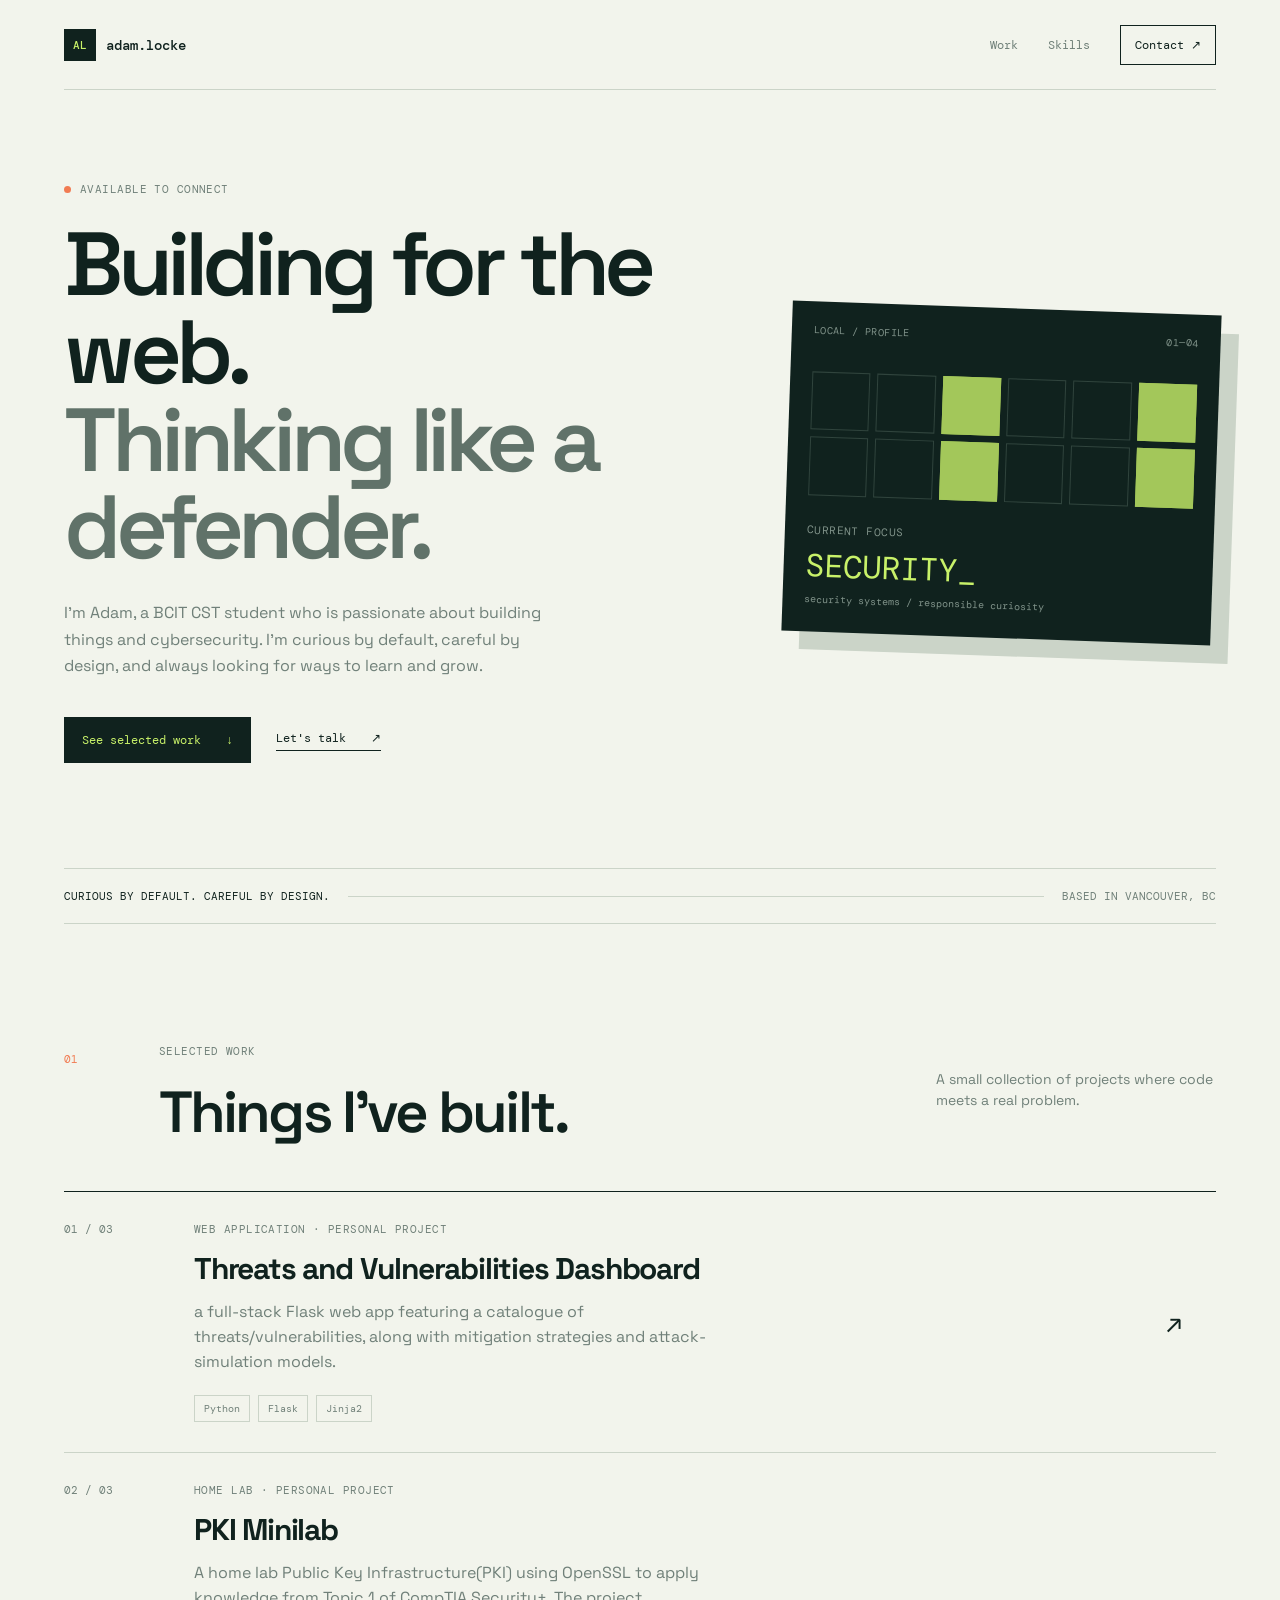
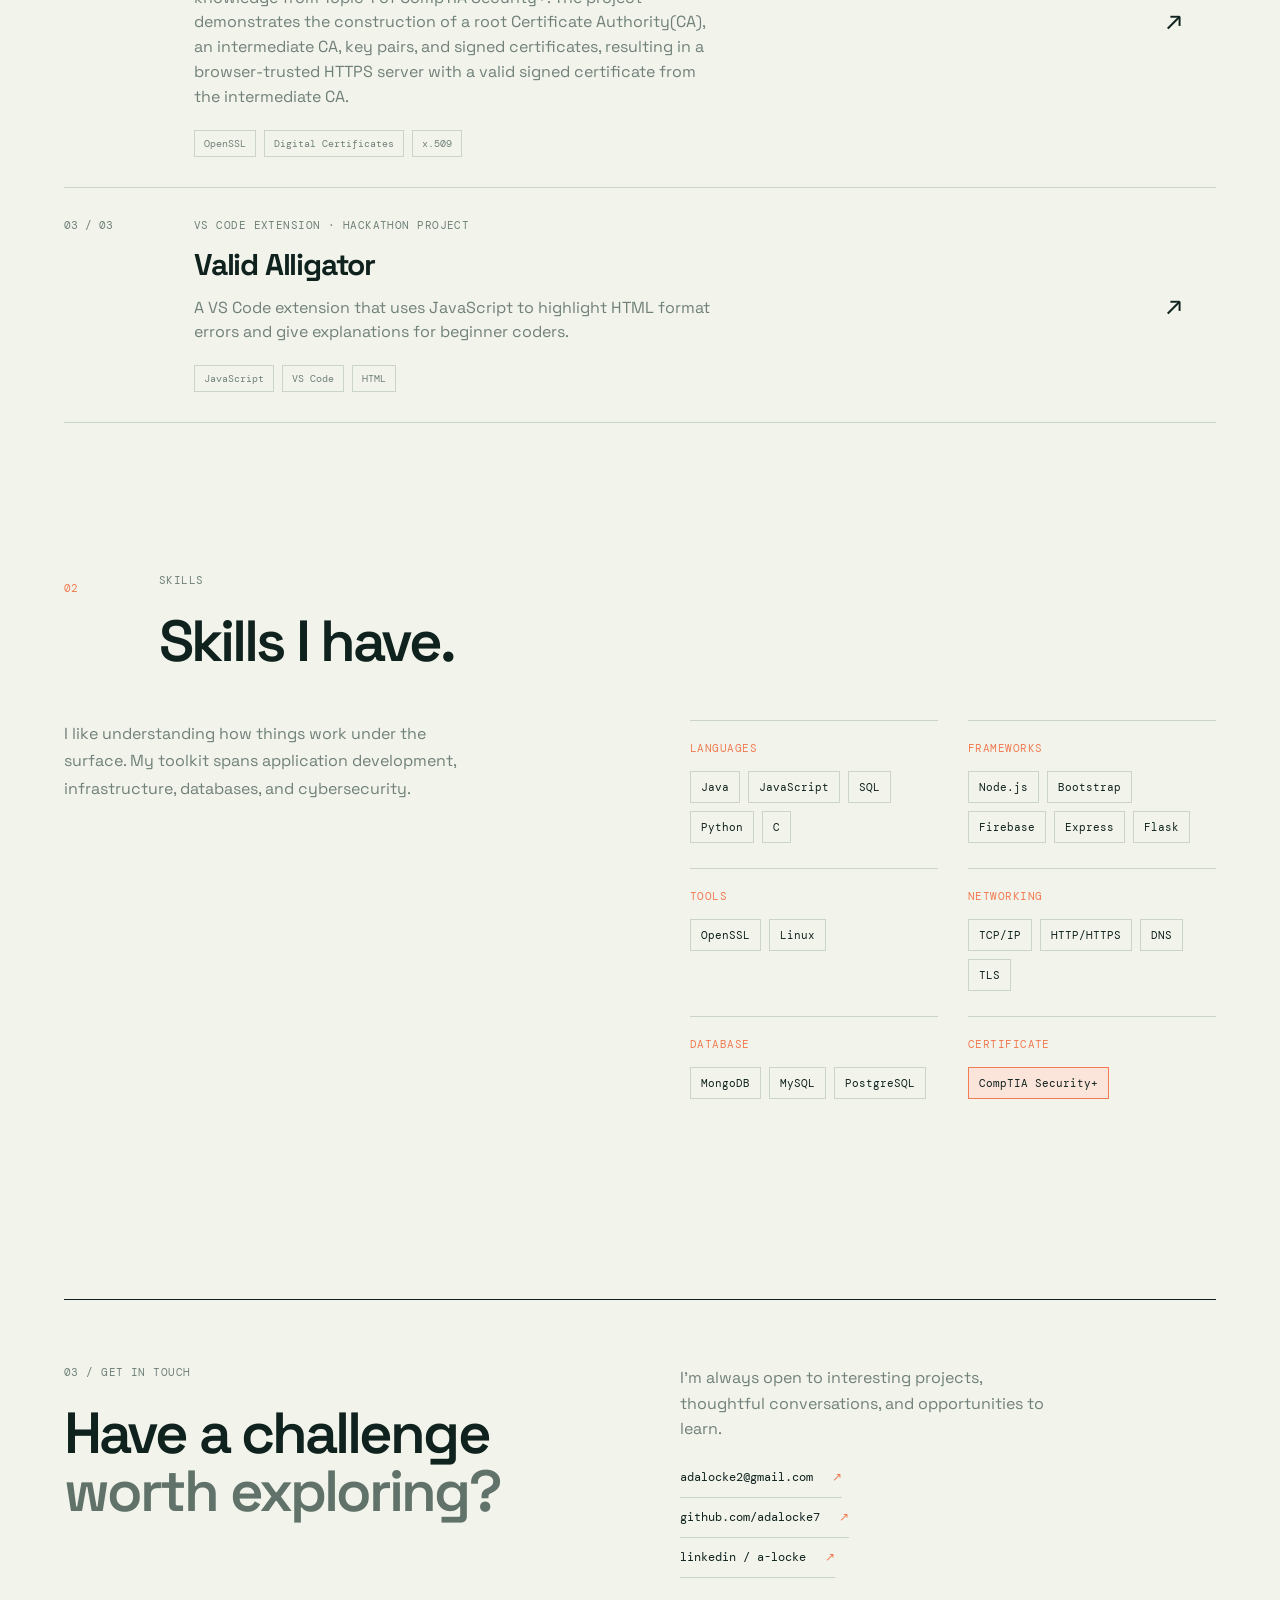
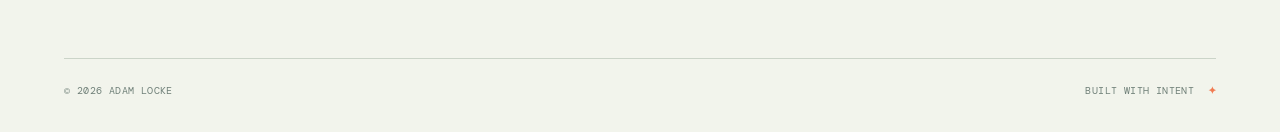
<file: index.html>
<!DOCTYPE html>
<html lang="en">

<head>
    <meta charset="UTF-8">
    <meta name="viewport" content="width=device-width, initial-scale=1.0">
    <link rel="stylesheet" href="portfolio.css">
    <meta name="description" content="Adam Locke's portfolio: web development with a cybersecurity focus.">
    <title>Adam Locke | Developer Portfolio</title>
</head>

<body>
    <div class="page-shell">
        <header class="site-header">
            <a class="brand" href="#top" aria-label="Adam Locke home"><span
                    class="brand-mark">AL</span><span>adam.locke</span></a>
            <nav aria-label="Main navigation"><a href="#work">Work</a><a href="#skills">Skills</a><a class="nav-contact"
                    href="#contact">Contact <span aria-hidden="true">↗</span></a></nav>
        </header>
        <main id="top">
            <section class="hero reveal">
                <div class="hero-copy">
                    <p class="eyebrow"><span class="status-dot"></span> Available to connect</p>
                    <h1>Building for the web.<br><em>Thinking like a defender.</em></h1>
                    <p class="hero-intro">I'm Adam, a BCIT CST student who is passionate about building things and cybersecurity. 
                        I'm curious by default, careful by design, and always looking for ways to learn and grow.
                    </p>
                    <div class="hero-actions"><a class="button button-primary" href="#work">See selected work
                            <span>↓</span></a><a class="text-link" href="#contact">Let's talk <span>↗</span></a></div>
                </div>
                <div class="signal-panel" aria-label="System status decoration">
                    <div class="panel-top"><span>LOCAL / PROFILE</span><span>01—04</span></div>
                    <div class="signal-grid">
                        <span></span><span></span><span></span><span></span><span></span><span></span><span></span><span></span><span></span><span></span><span></span><span></span>
                    </div>
                    <div class="panel-readout"><span class="readout-label">CURRENT FOCUS</span><strong>SECURITY<span
                                class="cursor">_</span></strong><span class="readout-line">security systems / responsible
                            curiosity</span></div>
                </div>
            </section>
            <section class="intro-strip reveal">
                <p>Curious by default. Careful by design.</p><span class="strip-line"></span>
                <p class="muted">Based in Vancouver, BC</p>
            </section>
            <section class="content-section" id="work">
                <div class="section-heading reveal">
                    <p class="section-number">01</p>
                    <div>
                        <p class="eyebrow">Selected work</p>
                        <h2>Things I've built.</h2>
                    </div>
                    <p class="heading-note">A small collection of projects where code meets a real problem.</p>
                </div>
                <div class="project-list">
                    <article class="project-card reveal">
                        <div class="project-index">01 / 03</div>
                        <div class="project-body">
                            <p class="project-type">Web application · Personal Project</p>
                            <h3>Threats and Vulnerabilities Dashboard</h3>
                            <p>a full-stack Flask web app featuring a catalogue of threats/vulnerabilities, along with mitigation strategies and attack-simulation models.</p>
                            <div class="tag-row"><span>Python</span><span>Flask</span><span>Jinja2</span>
                            </div>
                        </div><a class="project-link" href="https://github.com/adalocke7/Threats-and-Vulnerabilites-Dashboard"
                            target="_blank" rel="noopener noreferrer" aria-label="View Threats and Vulnerabilities Dashboard on GitHub">↗</a>
                    </article>
                    <article class="project-card reveal">
                        <div class="project-index">02 / 03</div>
                        <div class="project-body">
                            <p class="project-type">Home lab · Personal Project</p>
                            <h3>PKI Minilab</h3>
                            <p>A home lab Public Key Infrastructure(PKI) using OpenSSL to apply knowledge from Topic 1 of CompTIA Security+. The project demonstrates the construction of a root Certificate Authority(CA), an intermediate CA, key pairs, and signed certificates, resulting in a browser-trusted HTTPS server with a valid signed certificate from the intermediate CA.</p>
                            <div class="tag-row"><span>OpenSSL</span><span>Digital Certificates</span><span>x.509</span></div>
                        </div><a class="project-link" href="https://github.com/adalocke7/pki-mini-lab"
                            target="_blank" rel="noopener noreferrer" aria-label="View PKI mini lab on GitHub">↗</a>
                    </article>
                    <article class="project-card reveal">
                        <div class="project-index">03 / 03</div>
                        <div class="project-body">
                            <p class="project-type">VS code Extension · Hackathon Project</p>
                            <h3>Valid Alligator</h3>
                            <p>A VS Code extension that uses JavaScript to highlight HTML format errors and give explanations for beginner coders.</p>
                            <div class="tag-row"><span>JavaScript</span><span>VS Code</span><span>HTML</span></div>
                        </div><a class="project-link" href="https://marketplace.visualstudio.com/publishers/validalligator"
                            target="_blank" rel="noopener noreferrer" aria-label="View Valid Alligator on GitHub">↗</a>
                    </article>
                </div>
            </section>
            <section class="content-section skills-section" id="skills">
                <div class="section-heading reveal">
                    <p class="section-number">02</p>
                    <div>
                        <p class="eyebrow">Skills</p>
                        <h2>Skills I have.</h2>
                    </div>
                </div>
                <div class="skills-layout">
                    <p class="skills-note reveal">I like understanding how things work under the surface. My toolkit
                        spans application development, infrastructure, databases, and cybersecurity.</p>
                    <div class="skill-groups reveal">
                        <div class="skill-group"><h3>Languages</h3><div class="skill-tags"><span>Java</span><span>JavaScript</span><span>SQL</span><span>Python</span><span>C</span></div></div>
                        <div class="skill-group"><h3>Frameworks</h3><div class="skill-tags"><span>Node.js</span><span>Bootstrap</span><span>Firebase</span><span>Express</span><span>Flask</span></div></div>
                        <div class="skill-group"><h3>Tools</h3><div class="skill-tags"><span>OpenSSL</span><span>Linux</span></div></div>
                        <div class="skill-group"><h3>Networking</h3><div class="skill-tags"><span>TCP/IP</span><span>HTTP/HTTPS</span><span>DNS</span><span>TLS</span></div></div>
                        <div class="skill-group"><h3>Database</h3><div class="skill-tags"><span>MongoDB</span><span>MySQL</span><span>PostgreSQL</span></div></div>
                        <div class="skill-group certificate-group"><h3>Certificate</h3><div class="skill-tags"><span>CompTIA Security+</span></div></div>
                    </div>
                </div>
            </section>
            <section class="contact-section reveal" id="contact">
                <div>
                    <p class="eyebrow">03 / Get in touch</p>
                    <h2>Have a challenge<br><em>worth exploring?</em></h2>
                </div>
                <div class="contact-details">
                    <p>I'm always open to interesting projects, thoughtful conversations, and opportunities to learn.
                    </p><a href="mailto:adalocke2@gmail.com">adalocke2@gmail.com <span>↗</span></a><a
                        href="https://github.com/adalocke7" target="_blank"
                        rel="noopener noreferrer">github.com/adalocke7 <span>↗</span></a><a
                        href="https://www.linkedin.com/in/a-locke/" target="_blank" rel="noopener noreferrer">linkedin /
                        a-locke <span>↗</span></a>
                </div>
            </section>
        </main>
        <footer><span>© 2026 Adam Locke</span><span>Built with intent <b>✦</b></span></footer>
    </div>
    <script src="portfolio.js"></script>
</body>

</html>
</file>
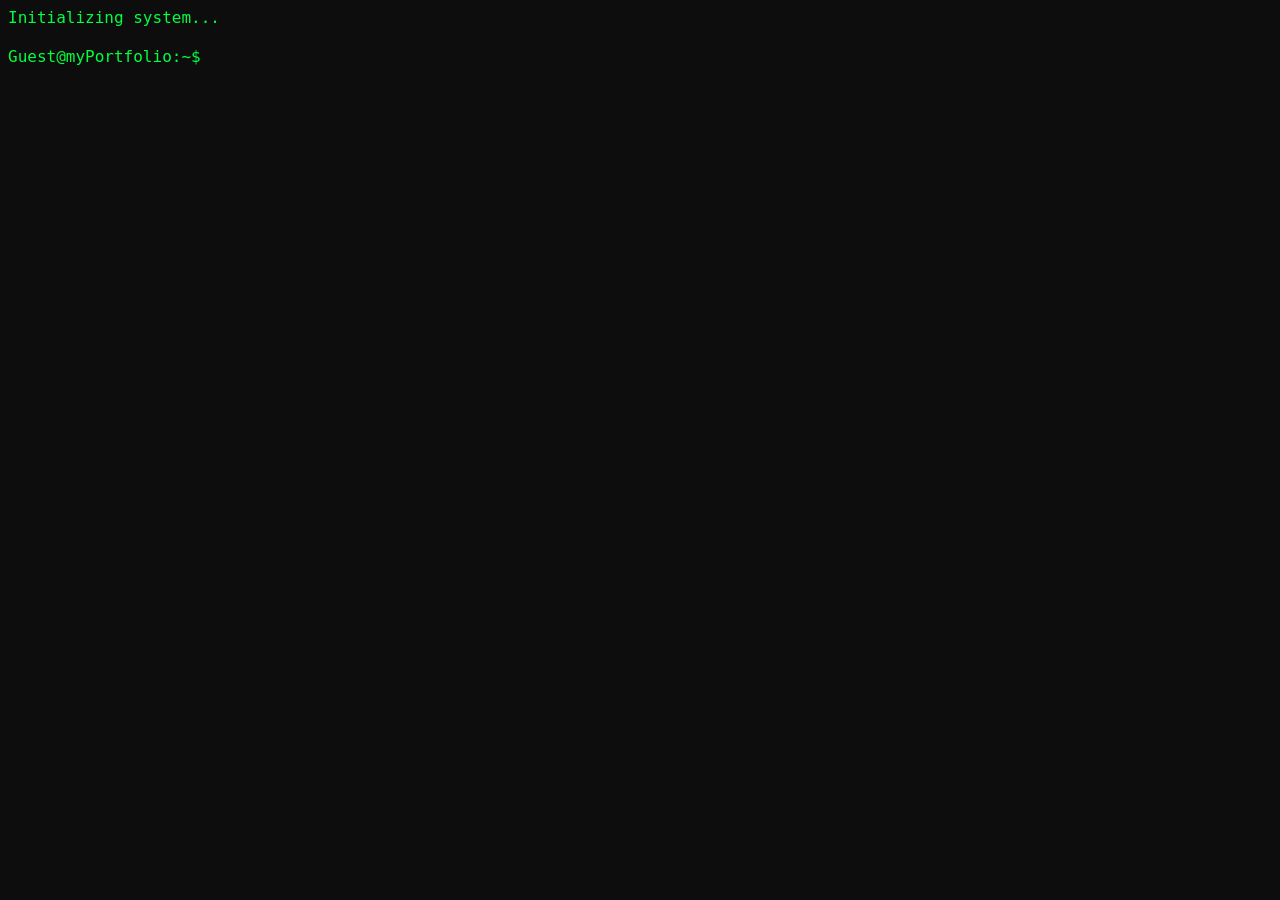
<file: docs/index.html>
<!DOCTYPE html>
<html lang="en">
    <head>
        <meta charset="UTF-8">
        <meta name="viewport" content="width=device-width, initial-scale=1.0">
        <link rel="stylesheet" href="portfolio.css">
        <title>Portfolio</title>
    </head>
    <body>
        <div id="terminal">
            <div id="output"></div>
            <div id="input">
                <span id="prompt">Guest@myPortfolio:~$</span>
                <input type="text" id="command" autofocus>
            </div>
        </div>
        <script src="portfolio.js"></script>
    </body>
</html>
</file>
<file: portfolio.css>
@import url('https://fonts.googleapis.com/css2?family=DM+Mono:wght@400;500&family=Space+Grotesk:wght@400;500;600;700&display=swap');

:root {
    --ink: #10221e;
    --paper: #f2f4ec;
    --lime: #c8f169;
    --muted: #708079;
    --line: #cbd4c8;
    --orange: #f17b52;
}

* {
    box-sizing: border-box;
}

html {
    scroll-behavior: smooth;
}

body {
    margin: 0;
    background: var(--paper);
    color: var(--ink);
    font-family: 'Space Grotesk', sans-serif;
}

a {
    color: inherit;
    text-decoration: none;
}

.page-shell {
    max-width: 1240px;
    margin: auto;
    padding: 0 44px;
    overflow: hidden;
}

.site-header {
    height: 90px;
    display: flex;
    align-items: center;
    justify-content: space-between;
    border-bottom: 1px solid var(--line);
}

.brand, nav, .hero-actions, .tag-row, footer, .panel-top, .intro-strip {
    display: flex;
    align-items: center;
}

.brand {
    gap: 10px;
    font-family: 'DM Mono', monospace;
    font-size: 14px;
    font-weight: 500;
}

.brand-mark {
    display: grid;
    place-items: center;
    width: 32px;
    height: 32px;
    background: var(--ink);
    color: var(--lime);
    font-size: 11px;
}

nav {
    gap: 30px;
    font-family: 'DM Mono', monospace;
    font-size: 12px;
}

nav a {
    color: var(--muted);
}

nav a:hover, .text-link:hover {
    color: var(--ink);
}

.nav-contact {
    padding: 11px 14px;
    border: 1px solid var(--ink);
    color: var(--ink);
}

.hero {
    display: grid;
    grid-template-columns: 1.2fr .8fr;
    gap: 80px;
    align-items: center;
    min-height: 590px;
    padding: 92px 0 105px;
}

.eyebrow, .section-number, .project-type, .readout-label, .panel-top, footer {
    font-family: 'DM Mono', monospace;
    text-transform: uppercase;
    letter-spacing: .04em;
    font-size: 11px;
}

.eyebrow {
    display: flex;
    align-items: center;
    gap: 9px;
    color: var(--muted);
    margin: 0 0 25px;
}

.status-dot {
    width: 7px;
    height: 7px;
    background: var(--orange);
    border-radius: 50%;
    animation: pulse 2s infinite;
}

h1, h2, h3, p {
    margin-top: 0;
}

h1 {
    max-width: 720px;
    margin-bottom: 28px;
    font-size: clamp(48px, 7vw, 92px);
    line-height: .98;
    letter-spacing: -.06em;
    font-weight: 600;
}

h1 em, h2 em {
    color: #607269;
    font-style: normal;
}

.hero-intro {
    max-width: 485px;
    color: var(--muted);
    line-height: 1.65;
    font-size: 16px;
}

.hero-actions {
    gap: 25px;
    margin-top: 38px;
}

.button {
    padding: 15px 18px;
    font-family: 'DM Mono', monospace;
    font-size: 12px;
}

.button-primary {
    background: var(--ink);
    color: var(--lime);
}

.button-primary span, .text-link span {
    margin-left: 18px;
}

.text-link {
    font-family: 'DM Mono', monospace;
    font-size: 12px;
    border-bottom: 1px solid var(--ink);
    padding-bottom: 4px;
}

.signal-panel {
    min-height: 330px;
    background: var(--ink);
    color: var(--lime);
    padding: 22px;
    position: relative;
    transform: rotate(2deg);
    box-shadow: 18px 18px 0 var(--line);
}

.panel-top {
    justify-content: space-between;
    color: #80938a;
    font-size: 10px;
}

.signal-grid {
    position: absolute;
    inset: 70px 22px auto;
    display: grid;
    grid-template-columns: repeat(6, 1fr);
    gap: 7px;
}

.signal-grid span {
    aspect-ratio: 1;
    border: 1px solid #30443d;
}

.signal-grid span:nth-child(3n) {
    background: var(--lime);
    border-color: var(--lime);
    opacity: .8;
}

.panel-readout {
    position: absolute;
    bottom: 24px;
    left: 22px;
}

.readout-label {
    display: block;
    color: #80938a;
    margin-bottom: 8px;
}

.panel-readout strong {
    display: block;
    font-family: 'DM Mono', monospace;
    font-size: 32px;
    font-weight: 400;
}

.readout-line {
    color: #80938a;
    font-family: 'DM Mono', monospace;
    font-size: 10px;
}

.cursor {
    animation: blink 1s infinite;
}

.intro-strip {
    gap: 18px;
    padding: 20px 0;
    border-top: 1px solid var(--line);
    border-bottom: 1px solid var(--line);
    font-family: 'DM Mono', monospace;
    font-size: 11px;
    text-transform: uppercase;
}

.intro-strip p {
    margin: 0;
}

.strip-line {
    height: 1px;
    flex: 1;
    background: var(--line);
}

.muted {
    color: var(--muted);
}

.content-section {
    padding: 120px 0 35px;
}

.section-heading {
    display: grid;
    grid-template-columns: 70px 1fr 280px;
    gap: 25px;
    align-items: start;
    margin-bottom: 50px;
}

.section-number {
    color: var(--orange);
    margin-top: 8px;
}

.section-heading h2, .contact-section h2 {
    margin: 0;
    font-size: clamp(36px, 5vw, 58px);
    line-height: 1;
    letter-spacing: -.05em;
    font-weight: 600;
}

.heading-note {
    color: var(--muted);
    font-size: 14px;
    line-height: 1.5;
    margin: 25px 0 0;
}

.project-list {
    border-top: 1px solid var(--ink);
}

.project-card {
    display: grid;
    grid-template-columns: 110px 1fr 50px;
    gap: 20px;
    padding: 30px 0;
    border-bottom: 1px solid var(--line);
    transition: padding .3s, background .3s;
}

.project-card:hover {
    padding-left: 16px;
    background: #e9eee3;
}

.project-index, .project-type {
    font-family: 'DM Mono', monospace;
    font-size: 11px;
    color: var(--muted);
}

.project-type {
    margin-bottom: 13px;
}

.project-body h3 {
    font-size: 30px;
    margin-bottom: 12px;
    letter-spacing: -.04em;
}

.project-body>p:not(.project-type) {
    max-width: 530px;
    color: var(--muted);
    line-height: 1.55;
}

.tag-row {
    gap: 8px;
    margin-top: 20px;
    flex-wrap: wrap;
}

.tag-row span {
    border: 1px solid var(--line);
    padding: 6px 9px;
    color: var(--muted);
    font-family: 'DM Mono', monospace;
    font-size: 10px;
}

.project-link {
    font-size: 27px;
    align-self: center;
    transition: transform .25s;
}

.project-link:hover {
    transform: translate(4px, -4px);
    color: var(--orange);
}

.skills-section {
    padding-top: 115px;
}

.skills-layout {
    display: grid;
    grid-template-columns: 1fr 1fr;
    gap: 100px;
}

.skills-note {
    max-width: 410px;
    color: var(--muted);
    line-height: 1.7;
}

.skill-groups {
    display: grid;
    grid-template-columns: 1fr 1fr;
    gap: 0 30px;
}

.skill-group {
    border-top: 1px solid var(--line);
    padding: 20px 0 25px;
}

.skill-group h3 {
    margin-bottom: 16px;
    font-family: 'DM Mono', monospace;
    font-size: 11px;
    font-weight: 400;
    letter-spacing: .04em;
    text-transform: uppercase;
    color: var(--orange);
}

.skill-tags {
    display: flex;
    flex-wrap: wrap;
    gap: 8px;
}

.skill-tags span {
    border: 1px solid var(--line);
    padding: 8px 10px;
    font-family: 'DM Mono', monospace;
    font-size: 11px;
}

.certificate-group .skill-tags span {
    border-color: var(--orange);
    background: #fbe4da;
}

.contact-section {
    margin-top: 140px;
    padding: 65px 0 80px;
    border-top: 1px solid var(--ink);
    display: grid;
    grid-template-columns: 1fr 1fr;
    gap: 80px;
}

.contact-details {
    max-width: 380px;
    color: var(--muted);
    line-height: 1.6;
}

.contact-details a {
    display: block;
    width: fit-content;
    color: var(--ink);
    border-bottom: 1px solid var(--line);
    padding: 10px 0;
    font-family: 'DM Mono', monospace;
    font-size: 12px;
}

.contact-details a span {
    color: var(--orange);
    margin-left: 12px;
}

footer {
    justify-content: space-between;
    border-top: 1px solid var(--line);
    padding: 25px 0 35px;
    color: var(--muted);
    font-size: 10px;
}

footer b {
    color: var(--orange);
    margin-left: 7px;
}

.reveal {
    opacity: 0;
    transform: translateY(22px);
    transition: opacity .7s ease, transform .7s ease;
}

.reveal.visible {
    opacity: 1;
    transform: translateY(0);
}

@keyframes pulse {
    50% {
        box-shadow: 0 0 0 5px #f17b5233;
    }
}

@keyframes blink {
    50% {
        opacity: 0;
    }
}

@media (max-width:700px) {
    .page-shell {
        padding: 0 20px;
    }

    .site-header {
        height: 72px;
    }

    nav {
        gap: 14px;
    }

    nav a:not(.nav-contact) {
        display: none;
    }

    .hero {
        display: block;
        min-height: auto;
        padding: 75px 0 90px;
    }

    .hero-intro {
        font-size: 15px;
    }

    .signal-panel {
        margin: 75px 12px 20px 0;
        min-height: 280px;
    }

    .section-heading, .skills-layout, .contact-section {
        display: block;
    }

    .skill-groups {
        grid-template-columns: 1fr;
    }

    .section-heading {
        margin-bottom: 35px;
    }

    .heading-note {
        margin-top: 25px;
    }

    .project-card {
        grid-template-columns: 58px 1fr 25px;
        gap: 8px;
    }

    .project-index {
        font-size: 9px;
    }

    .project-body h3 {
        font-size: 25px;
    }

    .contact-section {
        margin-top: 100px;
    }

    .contact-details {
        margin-top: 40px;
    }

    .intro-strip {
        flex-wrap: wrap;
    }

    .strip-line {
        min-width: 40px;
    }
}

@media (prefers-reduced-motion:reduce) {
    html {
        scroll-behavior: auto;
    }

    .reveal, .status-dot, .cursor {
        animation: none;
        transition: none;
    }

    .reveal {
        opacity: 1;
        transform: none;
    }
}
</file>
<file: docs/portfolio.css>
* {
    font-family: "Datatype", monospace;
    background-color: #0d0d0d;
    color: #00ff41;
    margin-bottom: 20px;
}

input {
    outline: none;
    border: none;
    background: transparent;
}

#output p {
    white-space: pre;
    margin: 0;
}
</file>
